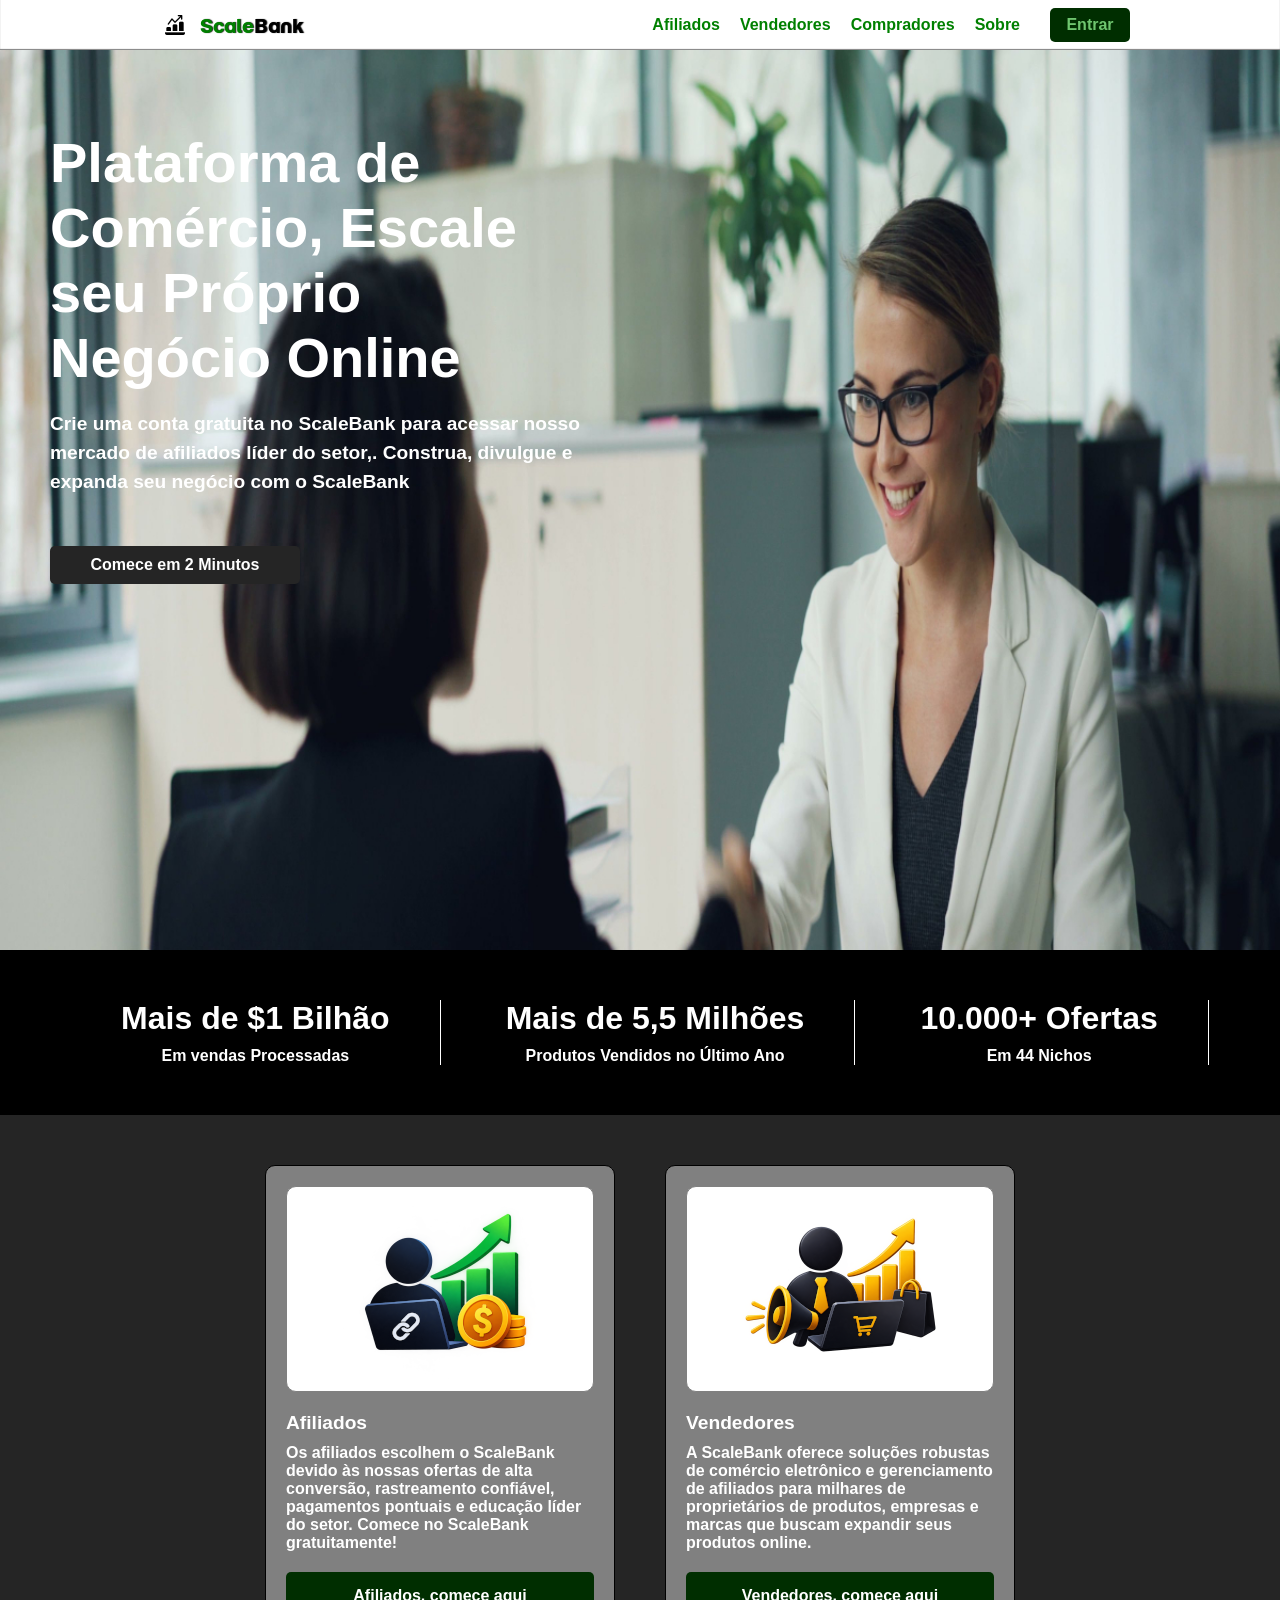
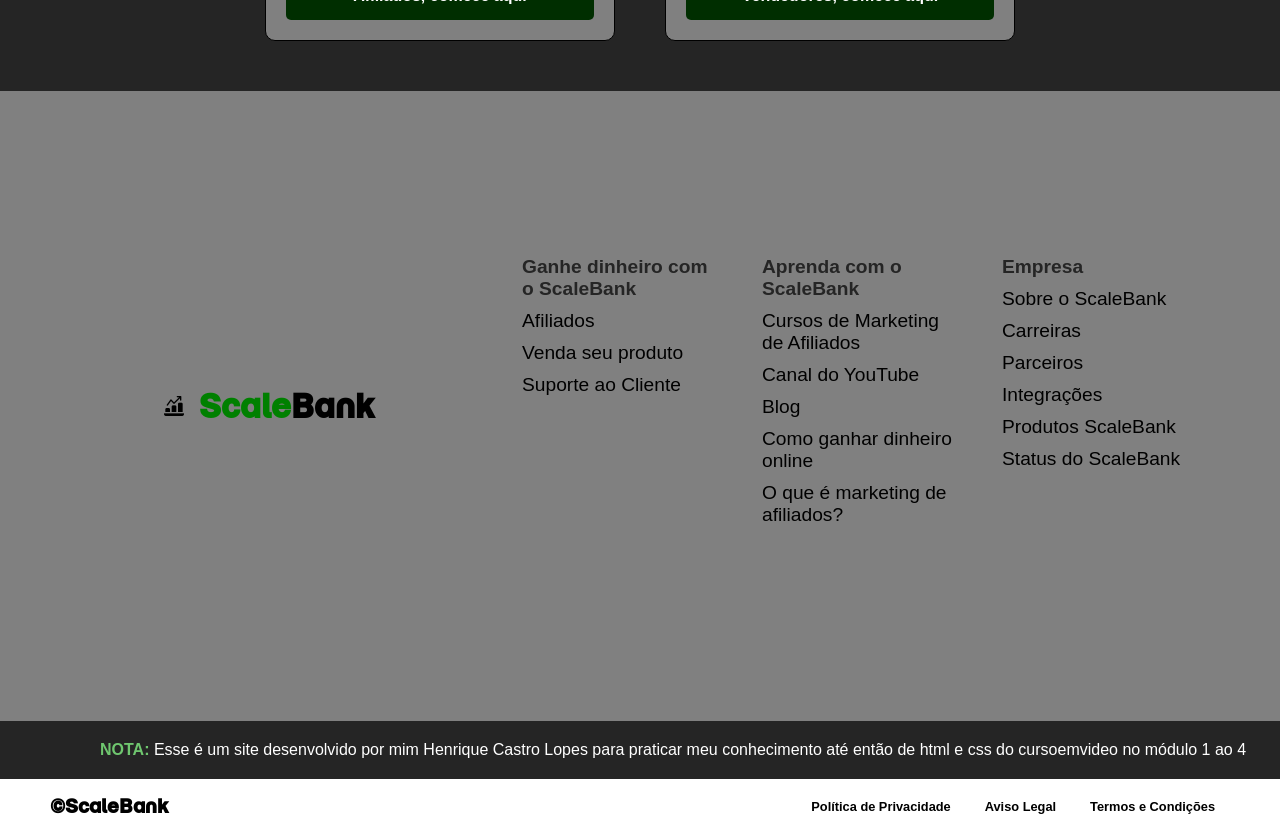
<file: index.html>
<!DOCTYPE html>
<html lang="pt-br">
<head>
    <meta charset="UTF-8">
    <meta name="viewport" content="width=device-width, initial-scale=1.0">
    <title>ScaleBank</title>
    <link rel="stylesheet" href="estilo/style.css">
    <link rel="shortcut icon" href="imagens/logo/scale.ico" type="image/x-icon">
</head>
<body>
    
    <header class="topo">

        <div class="marca">
            <img src="imagens/logo/scale-logo.png" alt="logo ScaleBank">
            <h1 class="scalebank"><span class="scale">Scale</span>Bank</h1>
        </div>

        <nav class="navegacao">
            <a href="">Afiliados</a>
            <a href="">Vendedores</a>
            <a href="">Compradores</a>
            <a href="">Sobre</a>
        </nav>

        <a href="dashboard.html" target="_blank" id="entrar">Entrar</a>

    </header>

    <main class="principal">

        <div class="hero-banner">
            <section class="propaganda">
                <h2>Plataforma de Comércio, Escale seu Próprio Negócio Online</h2>
                <p>Crie uma conta gratuita no ScaleBank para acessar nosso mercado de afiliados líder do setor,. Construa, divulgue e expanda seu negócio com o ScaleBank</p>
                <a href="">Comece em 2 Minutos</a>
            </section>
        </div>

    <section class="status">
        <div class="dados" id="linha">
            <h2>Mais de $1 Bilhão</h2>
            <p>Em vendas Processadas</p>
        </div>

        <div class="dados" id="linha">
            <h2>Mais de 5,5 Milhões</h2>
            <p>Produtos Vendidos no Último Ano</p>
        </div>

        <div class="dados">
            <h2>10.000+ Ofertas</h2>
            <p>Em 44 Nichos</p>
        </div>
    </section>

    <section class="tipo">
        <article class="card-mercado">

            <div class="card">
                <div class="repre">
                    <img src="imagens/mercado/afiliado.png" alt="Ilustração do mercado de afiliados">
                </div>

                <h2>Afiliados</h2>

                <p>Os afiliados escolhem o ScaleBank devido às nossas ofertas de alta conversão, rastreamento confiável, pagamentos pontuais e educação líder do setor. Comece no ScaleBank gratuitamente!</p>

                <a href="">Afiliados, comece aqui</a>
            </div>

        </article>

        <article class="card-mercado">

            <div class="card">
                <div class="repre">
                    <img src="imagens/mercado/vendedor.png" alt="Ilustração do mercado de vendedores">
                </div>

                <h2>Vendedores</h2>

                <p>A ScaleBank oferece soluções robustas de comércio eletrônico e gerenciamento de afiliados para milhares de proprietários de produtos, empresas e marcas que buscam expandir seus produtos online.</p>

                <a href="">Vendedores, comece aqui</a>
            </div>

        </article>
    </section>

    <aside class="detalhes">
        <section class="exibicao">

            <div id="card-marca">
                <img src="imagens/logo/scale-logo.png" alt="logo ScaleBank">
                <p class="scalebank2"><span class="scale2">Scale</span>Bank</p>
            </div>

            <div id="card-scalebank">
                <article class="ferramentas">

                    <h2>Ganhe dinheiro com o ScaleBank</h2>
                    <nav>
                        <a href="">Afiliados</a>
                        <a href="">Venda seu produto</a>
                        <a href="">Suporte ao Cliente</a>
                    </nav>

                </article>

                <article class="ferramentas">

                    <h2>Aprenda com o ScaleBank</h2>
                    <nav>
                        <a href="">Cursos de Marketing de Afiliados</a>
                        <a href="">Canal do YouTube</a>
                        <a href="">Blog</a>
                        <a href="">Como ganhar dinheiro online</a>
                        <a href="">O que é marketing de afiliados?</a>
                    </nav>

                </article>

                <article class="ferramentas">

                    <h2>Empresa</h2>
                    <nav>
                        <a href="">Sobre o ScaleBank</a>
                        <a href="">Carreiras</a>
                        <a href="">Parceiros</a>
                        <a href="">Integrações</a>
                        <a href="">Produtos ScaleBank</a>
                        <a href="">Status do ScaleBank</a>
                    </nav>

                </article>
            </div>
        </section>
    </aside>

    <div id="nota">
        <p><span>nota:</span> Esse é um site desenvolvido por mim Henrique Castro Lopes para praticar meu conhecimento até então de html e css do cursoemvideo no módulo 1 ao 4</p>
    </div>

    </main>

    <footer>
        <h3>&copy;ScaleBank</h3>

        <nav class="rodape">
            <a href="">Política de Privacidade</a>
            <a href="">Aviso Legal</a>
            <a href="">Termos e Condições</a>
        </nav>
    </footer>

</body>
</html>
</file>
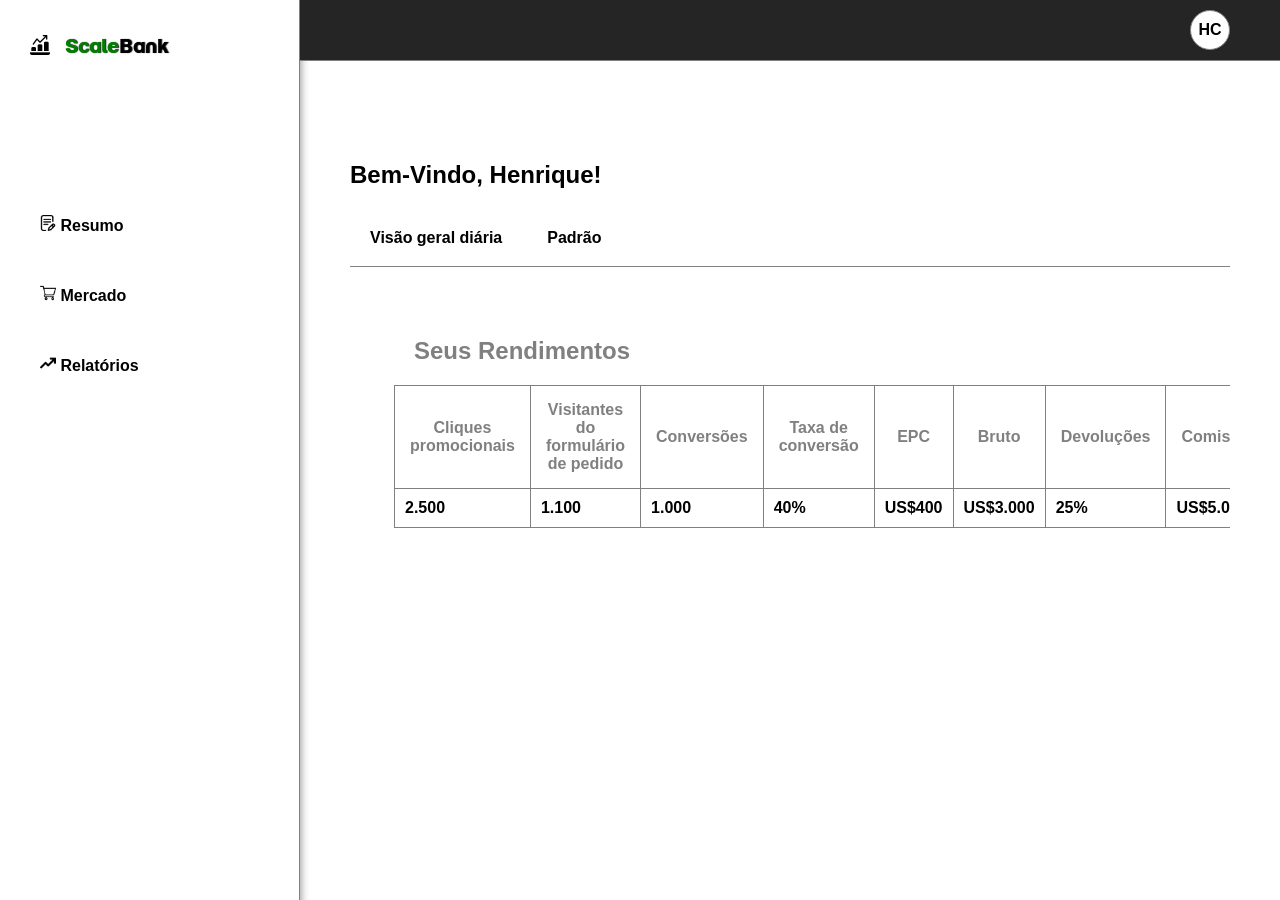
<file: dashboard.html>
<!DOCTYPE html>
<html lang="pt-br">
<head>
    <meta charset="UTF-8">
    <meta name="viewport" content="width=device-width, initial-scale=1.0">
    <title>Dashboard</title>
    <link rel="stylesheet" href="estilo/style.css">
    <link rel="shortcut icon" href="imagens/logo/scale.ico" type="image/x-icon">
</head>
<body>
    <main class="principal-dash">
        <aside class="nav-lado">

            <div class="dash-marca">
                <img src="imagens/logo/scale-logo.png" alt="logo ScaleBank">
                <h1 class="scalebank"><span class="scale">Scale</span>Bank</h1>
            </div>

            <div id="fundo-link">
                <nav>
                    <a href="paginas-dash/resumo.html" target="frame"> <img src="paginas-dash/dash-ico/ico-resumo.png" alt="icone resumo"> Resumo </a>
                    <a href="paginas-dash/mercado.html"> <img src="paginas-dash/dash-ico/ico-mercado.png" alt="icone mercado"> Mercado</a>
                    <a href="" target="frame"> <img src="paginas-dash/dash-ico/ico-relatorio.png" alt="icone relatorio"> Relatórios</a>
                </nav>
            </div>
        </aside>

        <section id="dash-conteudo">

            <header class="dash-cabecalho">
                    <div id="usuario">
                        <h2>HC</h2>
                    </div>
            </header>

            <div id="exibir">
                <iframe src="paginas-dash/resumo.html" name="frame">
                    seu navegador infelizmente não é compatível
                </iframe>
            </div>

        </section>
    </main>
</body>
</html>
</file>
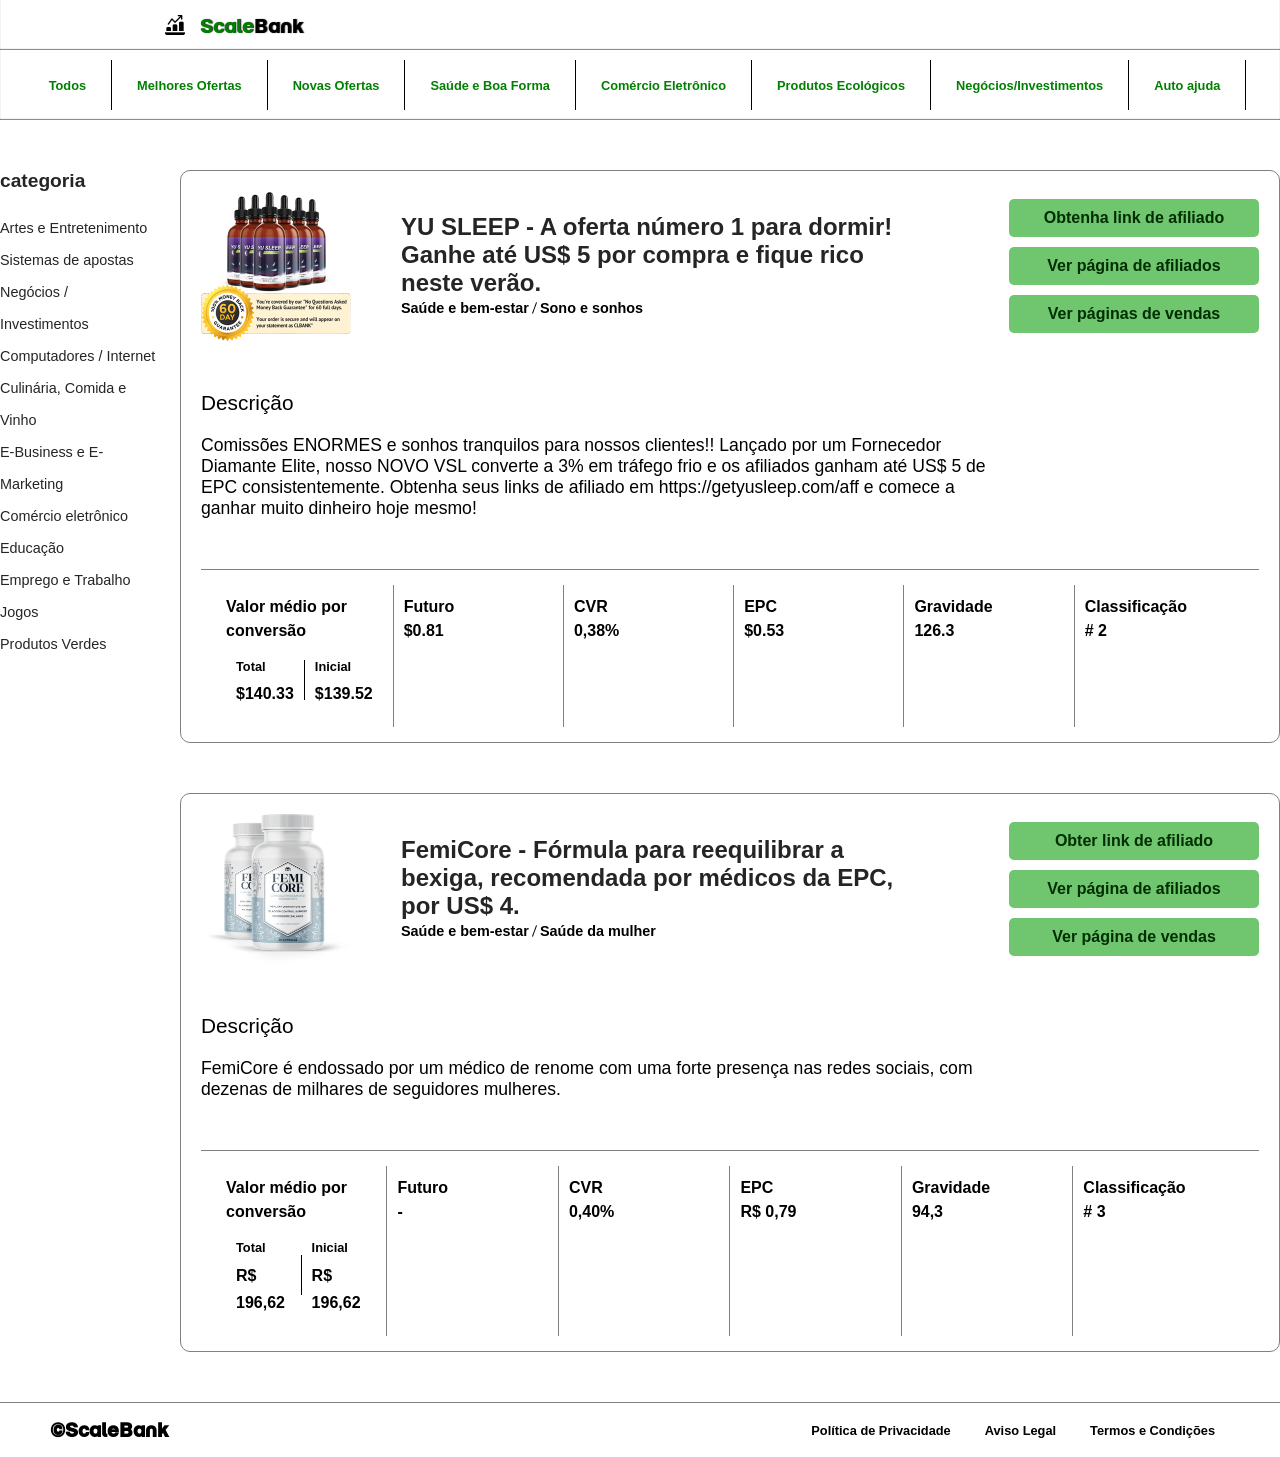
<file: paginas-dash/mercado.html>
<!DOCTYPE html>
<html lang="pt-br">
<head>
    <meta charset="UTF-8">
    <meta name="viewport" content="width=device-width, initial-scale=1.0">
    <title>Mercado</title>
    <link rel="shortcut icon" href="../imagens/logo/scale-logo.png" type="image/x-icon">
    <link rel="stylesheet" href="../estilo/style.css">
    <style>

        body {
            overflow-x: hidden;
        }

        footer {
            border-top: 1px solid #808080;
            margin-top: 50px;
        }
    </style>
</head>
<body>
    <main class="principal-mer">
        <header class="topo">

            <div class="marca">
                <img src="../imagens/logo/scale-logo.png" alt="logo ScaleBank">
                <h1 class="scalebank"><span class="scale">Scale</span>Bank</h1>
            </div>

        </header>

        <nav class="navegacao-mer">
            <a href="">Todos</a> <span></span>
            <a href="">Melhores Ofertas</a> <span></span>
            <a href="">Novas Ofertas</a> <span></span>
            <a href="">Saúde e Boa Forma</a> <span></span>
            <a href="">Comércio Eletrônico</a> <span></span>
            <a href="">Produtos Ecológicos</a> <span></span>
            <a href="">Negócios/Investimentos</a> <span></span>
            <a href="">Auto ajuda</a> <span></span>
        </nav>

        <div id="mercado">
            <aside class="categoria">

                <h2>categoria</h2>
                <nav class="navegacao-cate">
                    <a href="">Artes e Entretenimento</a>
                    <a href="">Sistemas de apostas</a>
                    <a href="">Negócios / Investimentos</a>
                    <a href="">Computadores / Internet</a>
                    <a href="">Culinária, Comida e Vinho</a>
                    <a href="">E-Business e E-Marketing</a>
                    <a href="">Comércio eletrônico</a>
                    <a href="">Educação</a>
                    <a href="">Emprego e Trabalho</a>
                    <a href="">Jogos</a>
                    <a href="">Produtos Verdes</a>
                </nav>
            </aside>

            <div id="colum-produto">
                <section class="produto">
                    <article class="produtos-dados">
                            <img src="mercado-img/yu sleep.png" alt="produto Yu sleep">
                            <div class="produto-link">
                                <a href="">
                                    YU SLEEP - A oferta número 1 para dormir! Ganhe até US$ 5 por compra e fique rico neste verão.
                                </a>
                                <nav class="categoria-link">
                                    <a href="">Saúde e bem-estar</a><span></span>
                                    <a href="">Sono e sonhos</a>
                                </nav>
                            </div>
                            <nav class="produto-info">
                                <a href="">Obtenha link de afiliado</a>
                                <a href="">Ver página de afiliados</a>
                                <a href="">Ver páginas de vendas</a>
                            </nav>
                    </article>
                    <article class="produto-desc">
                            <h2>Descrição</h2>
                            <p>Comissões ENORMES e sonhos tranquilos para nossos clientes!! Lançado por um Fornecedor Diamante Elite, nosso NOVO VSL converte a 3% em tráfego frio e os afiliados ganham até US$ 5 de EPC consistentemente. Obtenha seus links de afiliado em https://getyusleep.com/aff e comece a ganhar muito dinheiro hoje mesmo!</p>
                    </article>
                    <article class="produto-compra">
                        <div class="conversao">
                            <h3>Valor médio por conversão</h3>
                                <div class="produto-valor">
                                    <div class="valor">
                                        <h4>Total</h4>
                                        <p>$140.33</p>
                                    </div>
                                    <span></span>
                                    <div class="valor">
                                        <h4>Inicial</h4>
                                        <p>$139.52</p>
                                    </div>
                                </div>
                        </div>
                        <div class="conversao">
                            <h3>Futuro</h3>
                            <p>$0.81</p>
                        </div>
                        <div class="conversao">
                            <h3>CVR</h3>
                            <p>0,38%</p>
                        </div>
                        <div class="conversao">
                            <h3>EPC</h3>
                            <p>$0.53</p>
                        </div>
                        <div class="conversao">
                            <h3>Gravidade</h3>
                            <p>126.3</p>
                        </div>
                        <div class="conversao" id="trac">
                            <h3>Classificação</h3>
                            <p># 2</p>
                        </div>
                    </article>
                </section>
                <section class="produto">
                    <article class="produtos-dados">
                            <img src="mercado-img/femicore.png" alt="produto FemiCore">
                            <div class="produto-link">
                                <a href="">
                                    FemiCore - Fórmula para reequilibrar a bexiga, recomendada por médicos da EPC, por US$ 4.
                                </a>
                                <nav class="categoria-link">
                                    <a href="">Saúde e bem-estar</a><span></span>
                                    <a href="">Saúde da mulher</a>
                                </nav>
                            </div>
                            <nav class="produto-info">
                                <a href="">Obter link de afiliado</a>
                                <a href="">Ver página de afiliados</a>
                                <a href="">Ver página de vendas</a>
                            </nav>
                    </article>
                    <article class="produto-desc">
                            <h2>Descrição</h2>
                            <p>FemiCore é endossado por um médico de renome com uma forte presença nas redes sociais, com dezenas de milhares de seguidores mulheres.</p>
                    </article>
                    <article class="produto-compra">
                        <div class="conversao">
                            <h3>Valor médio por conversão</h3>
                                <div class="produto-valor">
                                    <div class="valor">
                                        <h4>Total</h4>
                                        <p>R$ 196,62</p>
                                    </div>
                                    <span></span>
                                    <div class="valor">
                                        <h4>Inicial</h4>
                                        <p>R$ 196,62</p>
                                    </div>
                                </div>
                        </div>
                        <div class="conversao">
                            <h3>Futuro</h3>
                            <p>-</p>
                        </div>
                        <div class="conversao">
                            <h3>CVR</h3>
                            <p>0,40%</p>
                        </div>
                        <div class="conversao">
                            <h3>EPC</h3>
                            <p>R$ 0,79</p>
                        </div>
                        <div class="conversao">
                            <h3>Gravidade</h3>
                            <p>94,3</p>
                        </div>
                        <div class="conversao" id="trac">
                            <h3>Classificação</h3>
                            <p># 3</p>
                        </div>
                    </article>
                </section>
            </div>

    </main>

    <footer>
        <h3>&copy;ScaleBank</h3>

        <nav class="rodape">
            <a href="">Política de Privacidade</a>
            <a href="">Aviso Legal</a>
            <a href="">Termos e Condições</a>
        </nav>
    </footer>
</body>
</html>
</file>
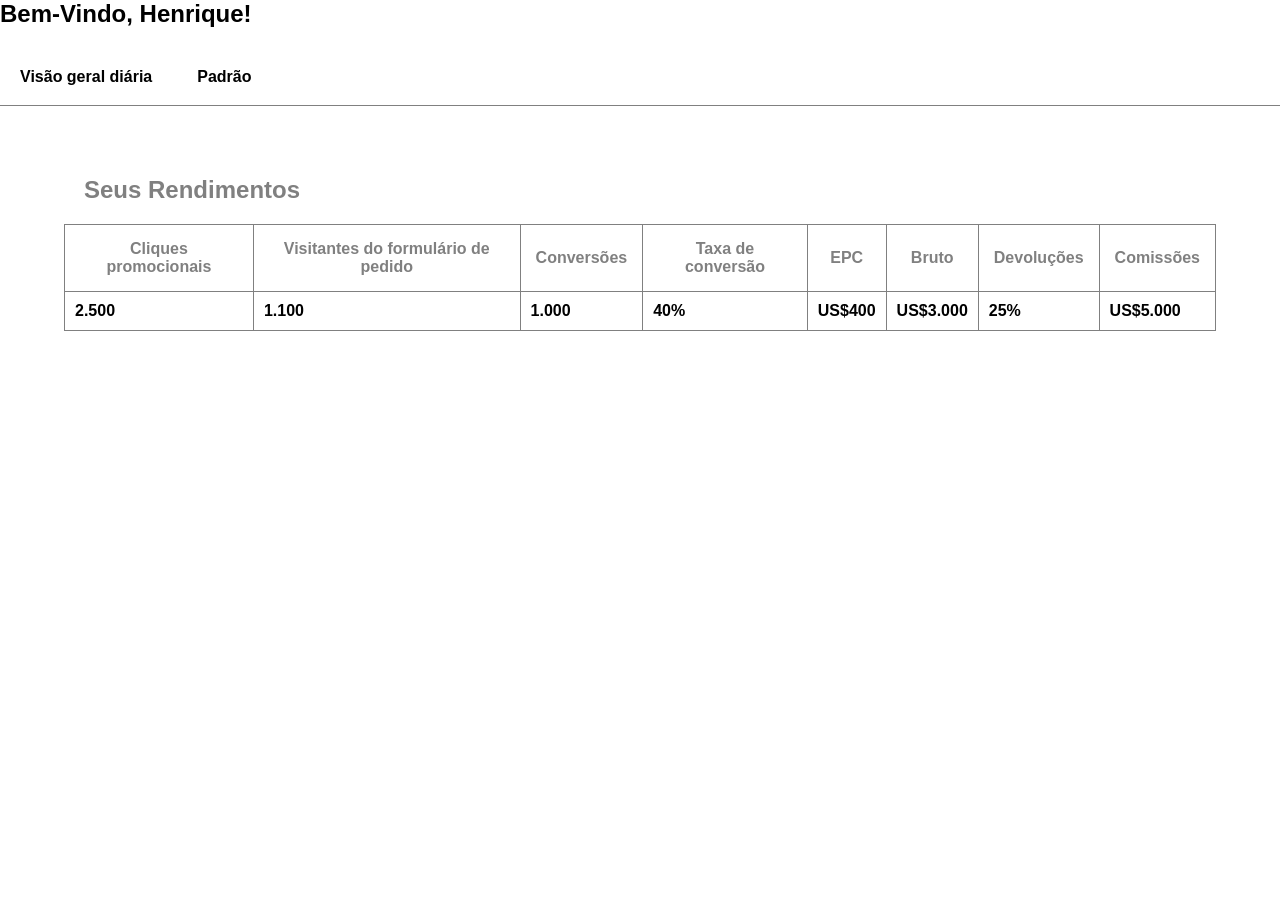
<file: paginas-dash/resumo.html>
<!DOCTYPE html>
<html lang="pt-br">
<head>
    <meta charset="UTF-8">
    <meta name="viewport" content="width=device-width, initial-scale=1.0">
    <title>Resumo</title>
    <link rel="stylesheet" href="../estilo/style.css">
    <style>
        table {
            display: block;
            margin: auto;
            margin-top: 50px;
            width: 90%;
            height: 400px;
            border-collapse: collapse;
        }

        table caption {
            position: sty;
            color: #808080;
            font-family: Arial, Helvetica, sans-serif;
            font-size: 1.5em;
            font-weight: 900;
            text-align: left;
            padding: 20px;
        }

        table th {
            color: #808080;
            border: 1px solid #808080;
            font-family: Arial, Helvetica, sans-serif;
            font-weight: bold;
            padding: 15px;
        }

        table td {
            color: #000000;
            border: 1px solid #808080;
            font-family: Arial, Helvetica, sans-serif;
            font-weight: bold;
            padding: 10px;
        }

        @media (max-width: 600px) {
            table {
                border: 1px solid #252525;
                display: block;
                margin-left: 0px;
                width: 100%;
                height: 159px;
                overflow-x: auto;
                scrollbar-width: none;
            }

            table caption {
                font-size: 1em;
                padding: 10px;
            }

            table th {
                font-size: 0.8em;
                padding: 10px;
            }

            table td {
                font-size: 0.8em;
            }
        }
    </style>
</head>
<body>
    <header class="cabecalho-resumo">
        <h1>Bem-Vindo, Henrique!</h1>

        <nav class="navegacao-resumo">
            <a href="">Visão geral diária</a>
            <a href="">Padrão</a>
        </nav>
    </header>

    <main>
        <table>
            <caption>Seus Rendimentos</caption>
            <thead>
                <tr>
                    <th>Cliques promocionais</th>
                    <th>Visitantes do formulário de pedido</th>
                    <th>Conversões</th>
                    <th>Taxa de conversão</th>
                    <th>EPC</th>
                    <th>Bruto</th>
                    <th>Devoluções</th>
                    <th>Comissões</th>
                </tr>
            </thead>
            <tbody>
                <tr>
                    <td>2.500</td>
                    <td>1.100</td>
                    <td>1.000</td>
                    <td>40%</td>
                    <td>US$400</td>
                    <td>US$3.000</td>
                    <td>25%</td>
                    <td>US$5.000</td>
                </tr>
            </tbody>
        </table>
    </main>
</body>
</html>
</file>
<file: estilo/style.css>
@charset "utf-8";

@import url('https://fonts.googleapis.com/css2?family=Momo+Trust+Display&display=swap');

@import url('https://fonts.googleapis.com/css2?family=Science+Gothic:wght@100..900&display=swap');

:root {
    --cor1: #ffffff;
    --cor2: #000000;
    --cor3: #008000;
    --cor4: #808080;
    --cor5: #252525;
    --cor6: #002e00;
    --cor7: #6fc66f;

    --font-momo: 'Momo Trust Display', cursive;
    --font-goth: 'Science Gothic', cursive;
    --font-arial: Arial, Helvetica, sans-serif;
}

* {
    margin: 0;
    padding: 0;
    box-sizing: border-box;
}

header.topo {
    position: sticky;
    top: 0;
    z-index: 100;
    background-color: var(--cor1);
    box-shadow: inset 0px -1px 1px var(--cor4);
    display: flex;
    align-items: center;
    justify-content: center;
    gap: 10px;
    padding-left: 150px;
    padding-right: 150px;
}

header.topo > div.marca {
    display: flex;
    align-items: center;
    margin-right: auto;
}

h1.scalebank > span.scale {
    color: var(--cor3);
}

h1.scalebank {
    color: var(--cor2);
    font-family: var(--font-momo);
    font-size: 1.2em;
    font-weight: normal;
    text-shadow: 1px 0px 1px var(--cor5);
}

header.topo > nav.navegacao {
    display: flex;
    gap: 20px;
}

nav.navegacao > a {
    color: var(--cor3);
    font-family: var(--font-arial);
    font-weight: bold;
    text-decoration: none;
}

nav.navegacao > a:hover {
    color: var(--cor6);
}

header.topo a#entrar {
    color: var(--cor7);
    background-color: var(--cor6);
    font-family: var(--font-arial);
    font-weight: bold;
    text-decoration: none;
    text-align: center;
    border-radius: 5px;
    margin-left: 20px;
    width: 80px;
    padding: 8px;
}

header.topo a#entrar:hover {
    color: var(--cor6);
    background-color: var(--cor7);
}

@media (max-width: 600px) {
    header.topo {
        gap: 0px;
        padding: 5px;
        padding-left: 10px;
        padding-right: 10px;
    }

    h1.scalebank {
        font-size: 0.8em;
    }

    header.topo div.marca > img {
        width: 35px;
        height: 35px;
    }

    header.topo > nav.navegacao {
        gap: 0;
    }

    nav.navegacao > a {
        font-size: 0.7em;
        padding: 5px;
    }

    nav.navegacao > a:hover {
        color: var(--cor3);
        background-color: transparent;
    }

    nav.navegacao > a::after {
        content: none;
    }

    header.topo a#entrar {
        font-size: 0.7em;
        text-align: center;
        margin-left: 10px;
        width: 50px;
        padding: 5px;
    }

    header.topo a#entrar:hover {
        color: var(--cor7);
        background-color: var(--cor6);
    }
}

main.principal .hero-banner{
    min-height: 100vh;
    background: var(--cor4) url('../imagens/img_atras/scalebank_negocio.jpg') top center no-repeat;
    background-size: cover;
}

section.propaganda {
    width: 50%;
    height: 300px;
    padding-top: 80px;
    padding-left: 50px;
}

section.propaganda h2 {
    color: var(--cor1);
    font-family: var(--font-arial);
    font-size: 3.5em;
    width: 500px;
    margin-bottom: 20px;
}

section.propaganda p {
    color: var(--cor1);
    font-family: var(--font-arial);
    font-size: 1.2em;
    font-weight: bold;
    line-height: 1.5em;
    margin-bottom: 50px;
}

section.propaganda a {
    color: var(--cor1);
    background-color: var(--cor5);
    font-family: var(--font-arial);
    font-weight: bold;
    border-radius: 5px;
    text-decoration: none;
    text-align: center;
    transition: 0.2s ease;
    display: block;
    width: 250px;
    padding: 10px;
}

section.propaganda a:hover {
    background-color: var(--cor4);
    transform: translateY(-5%);
}

@media (max-width: 600px) {
    section.propaganda {
        display: flex;
        flex-direction: column;
        align-items: center;
        width: 100%;
        height: 60vh;
        padding-top: 50px;
        padding-left: 20px;
        padding-right: 20px;
    }

    section.propaganda h2 {
        font-size: 2em;
        text-align: center;
        margin-bottom: 15px;
        width: 300px;
    }

    section.propaganda p {
        font-size: 1em;
        text-align: center;
        margin-bottom: 50px;
        width: 100%;
    }

    section.propaganda a {
        text-align: center;
        width: 100%;
    }

    section.propaganda a:hover {
        background-color: var(--cor5);
        transform: translateY(0);
    }
}

section.status {
    background-color: var(--cor2);
    display: flex;
    align-items: center;
    justify-content: center;
    gap: 15px;
    padding: 50px;
}

section.status div.dados {
    color: var(--cor1);
    text-align: center;
    font-family: var(--font-arial);
    font-weight: bold;
    border-right: 1px solid var(--cor1);
    padding-left: 50px;
    padding-right: 50px;
}

section.status h2 {
    font-size: 2em;
    padding-bottom: 10px;
}

@media (max-width: 600px) {
    section.status {
        flex-direction: column;
        gap: 0;
        padding-top: 10px;
        padding-left: 20px;
        padding-right: 20px;
        padding-bottom: 10px;
    }

    section.status div.dados {
        font-size: 0.8em;
        border-right: none;
        padding-top: 20px;
        padding-bottom: 20px;
        width: 100%;
    }

    section.status div#linha {
        border-bottom: 1px solid var(--cor4);
    }
}

section.tipo {
    color: var(--cor1);
    font-family: var(--font-arial);
    font-weight: bold;
    background-color: var(--cor5);
    display: flex;
    justify-content: center;
    gap: 50px;
    padding: 50px;
}

section.tipo article.card-mercado {
    background-color: var(--cor4);
    display: flex;
    justify-content: center;
    align-items: center;
    width: 350px;
    border: 1px solid var(--cor2);
    border-radius: 10px;
    padding: 20px;
}

article.card-mercado div.repre {
    background-color: var(--cor1);
    border: 1px solid var(--cor4);
    border-radius: 10px;
    text-align: center;
    margin-bottom: 20px;
}

article.card-mercado h2 {
    color: var(--cor1);
    font-family: var(--font-arial);
    font-size: 1.2em;
    font-weight: bold;
    margin-bottom: 10px;
}

article.card-mercado a {
    color: var(--cor1);
    background-color: var(--cor6);
    font-family: var(--font-arial);
    font-weight: bold;
    text-decoration: none;
    text-align: center;
    display: block;
    width: 100%;
    border-radius: 5px;
    margin-top: 20px;
    padding: 15px;
    transition: transform 0.2s ease;
}

article.card-mercado a:hover {
    background-color: var(--cor3);
    transform: translateY(-5%);
}

@media (max-width: 600px) {
    section.tipo {
        flex-direction: column;
        align-items: center;
    }

    article.card-mercado a:hover {
        background-color: var(--cor6);
        transform: none;
    }
}

aside.detalhes {
    background-color: var(--cor4);
    display: flex;
    justify-content: center;
    align-items: center;
    min-height: 70vh;
    padding: 50px;
}

aside.detalhes section.exibicao {
    display: flex;
    justify-content: center;
    align-items: center;
    gap: 50px;
    width: 100%;
    height: 100%;
}

section.exibicao div#card-marca {
    display: flex;
    justify-content: center;
    align-items: center;
    width: 30vw;
    height: 40vh;
}

div#card-marca span.scale2 {
    color: var(--cor3);
    font-family: var(--font-momo);
    font-weight: bold;
}

div#card-marca p.scalebank2 {
    color: var(--cor2);
    font-family: var(--font-momo);
    font-size: 2em;
    font-weight: bold;
}

section.exibicao div#card-scalebank {
    display: flex;
    justify-content: center;
    align-items: center;
    gap: 50px;
    width: 60%;
    height: 80%;
}

div#card-scalebank article.ferramentas {
    width: 190px;
    height: 300px;
}

article.ferramentas h2 {
    color: var(--cor5);
    font-family: var(--font-arial);
    font-size: 1.2em;
    font-weight: bold;
    margin-bottom: 10px;
}

article.ferramentas nav {
    display: flex;
    flex-direction: column;
    justify-content: flex-start;
    gap: 10px;
}

article.ferramentas nav a {
    color: var(--cor2);
    font-family: var(--font-arial);
    font-size: 1.2em;
    text-decoration: none;
}

article.ferramentas nav a:hover {
    color: var(--cor1);
    text-decoration: underline;
}

@media (max-width: 600px) {
    aside.detalhes {
        padding: 0;
    }

    aside.detalhes section.exibicao {
        flex-direction: column;
        gap: 0;
    }

    section.exibicao div#card-marca {
        justify-content: flex-start;
        padding-left: 10px;
        width: 100%;
        height: 100px;
    }

    div#card-marca p.scalebank2 {
        font-size: 1.5em;
    }

    section.exibicao div#card-scalebank {
        align-items: flex-start;
        flex-direction: column;
        gap: 0;
        width: 100%;
    }

    div#card-scalebank article.ferramentas {

        width: 300px;
        height: 200px;
        margin-left: 20px;
    }

    article.ferramentas nav a {
        font-weight: bold;
        font-size: 0.8em;
    }

    article.ferramentas nav a:hover {
        color: var(--cor2);
        text-decoration: none;
    }
}

div#nota {
    background-color: var(--cor5);
    padding: 20px;
    padding-left: 100px;
}

div#nota p {
    color: var(--cor1);
    font-family: var(--font-arial);
}

div#nota p > span {
    color: var(--cor7);
    font-weight: 900;
    text-transform: uppercase;
}

@media (max-width: 600px) {
    div#nota {
        padding: 10px;
        padding-left: 10px;
    }

    div#nota p {
        font-size: 0.8em;
        text-align: justify;
        line-height: 1.7em;
    }
}

/* estilo dashboard */

main.principal-dash {
    background-color: var(--cor1);
    height: 100vh;
    display: flex;
}

main.principal-dash aside.nav-lado {
    position: fixed;
    top: 0;
    left: 0;
    z-index: 100;
    background-color: var(--cor1);
    border-right: 1px solid var(--cor4);
    padding-top: 20px;
    padding-left: 15px;
    padding-right: 15px;
    width: 300px;
    height: 100vh;
}

aside.nav-lado div.dash-marca {
    display: flex;
    justify-content: flex-start;
    align-items: center;
}

aside.nav-lado div#fundo-link {
    display: flex;
    align-items: center;
    justify-content: center;
    height: 350px;
    margin-top: 50px;
}

div#fundo-link nav {
    display: flex;
    align-items: center;
    flex-direction: column;
    gap: 20px;
    width: 100%;
    padding: 10px;
}

div#fundo-link nav a {
    position: relative;
    color: var(--cor2);
    font-family: var(--font-arial);
    font-weight: bold;
    text-decoration: none;
    display: block;
    width: 100%;
    padding: 15px;
    transition: background-color 0.1s ease-out;
}

div#fundo-link nav a:hover {
    background-color: var(--cor4);
    border-top-right-radius: 10px;
    border-bottom-right-radius: 10px;
}

div#fundo-link nav a:hover::after {
    position: absolute;
    content: '';
    left: 0;
    top: 0;
    width: 2px;
    height: 100%;
    background-color: var(--cor5);
}

div#fundo-link nav a > img {
    width: 16px;
    height: 16px;
}

@media (max-width: 600px) {
    main.principal-dash aside.nav-lado {
        padding-left: 5px;
        padding-right: 5px;
        width: 100px;
    }

    aside.nav-lado div.dash-marca {
        justify-content: center;
    }

    div.dash-marca h1 {
        font-size: 0.6em;
    }

    div.dash-marca img {
        width: 40px;
    }

    div#fundo-link nav {
        padding: 5px;
    }

    div#fundo-link nav a {
        background-color: var(--cor4);
        font-size: 0.5em;
        text-align: center;
        border-left: 1px solid var(--cor5);
        border-top-right-radius: 10px;
        border-bottom-right-radius: 10px;
        padding: 10px;
    }

    div#fundo-link nav a:hover {
        background-color: var(--cor4);
    }

    div#fundo-link nav a:hover::after {
        content: none;
    }

    div#fundo-link nav a > img {
        width: 10px;
        height: 10px;
    }
}

section#dash-conteudo {
    display: flex;
    flex-direction: column;
    width: 100%;
    margin-left: 300px;
}

header.dash-cabecalho {
    background-color: var(--cor5);
    display: flex;
    align-items: center;
    padding: 10px;
    padding-right: 50px;
    border-bottom: 1px solid var(--cor4);
}

header.dash-cabecalho div#usuario {
    background-color: var(--cor1);
    display: flex;
    justify-content: center;
    align-items: center;
    border: 1px solid var(--cor4);
    border-radius: 50%;
    width: 40px;
    height: 40px;
    margin-left: auto;
}

header.dash-cabecalho div#usuario > h2 {
    color: var(--cor2);
    font-family: var(--font-arial);
    font-size: 1em;
    font-weight: bold;
}

section#dash-conteudo div#exibir {
    background-color: var(--cor1);
    box-shadow: inset 10px 0px 10px -10px var(--cor4);
    flex: 1;
    padding-top: 50px;
    padding-bottom: 50px;
    padding-left: 30px;
    padding-right: 30px;
}

div#exibir iframe {
    background-color: var(--cor1);
    width: 100%;
    min-height: 650px;
    border: none;
    padding-top: 50px;
    padding-left: 20px;
    padding-right: 20px;
}

@media (max-width: 600px) {

    section#dash-conteudo {
        margin-left: 100px;
    }

    section#dash-conteudo {
        margin-left: 60px;
    }

    header.dash-cabecalho {
        padding: 5px;
        padding-right: 15px;
    }

    header.dash-cabecalho div#usuario {
        width: 30px;
        height: 30px;
    }

    header.dash-cabecalho div#usuario > h2 {
        font-size: 0.8em;
    }

    section#dash-conteudo div#exibir {
        padding-top: 0;
        padding-bottom: 0;
        padding-right: 0;
    }

    div#exibir iframe {
        background-color: var(--cor1);
        padding-top: 25px;
        padding-right: 10px;
    }
}

/* resumo.html */

header.cabecalho-resumo h1 {
    color: var(--cor2);
    font-family: var(--font-arial);
    font-size: 1.5em;
    font-weight: bold;
    margin-bottom: 20px;
}

nav.navegacao-resumo {
    display: flex;
    align-items: center;
    gap: 5px;
    position: relative;
}

nav.navegacao-resumo::after {
    content: '';
    position: absolute;
    left: 0;
    bottom: 0;
    width: 100%;
    height: 1px;
    background-color: var(--cor4);

}

nav.navegacao-resumo a {
    color: var(--cor2);
    font-family: var(--font-arial);
    font-weight: bold;
    text-decoration: none;
    padding: 20px;
}

nav.navegacao-resumo a:hover {
    color: var(--cor3);
    position: relative;
}

nav.navegacao-resumo a:hover::after {
    content: '';
    position: absolute;
    left: 0;
    bottom: 0;
    width: 100%;
    height: 3px;
    background-color: var(--cor6);
}

@media (max-width: 600px) {
    header.cabecalho-resumo h1 {
        font-size: 1em;
    }

    nav.navegacao-resumo a {
        color: var(--cor3);
        font-size: 0.7em;
        padding: 10px;
    }

    nav.navegacao-resumo a:hover {
        position: relative;
        color: var(--cor3);
    } 

    nav.navegacao-resumo a::after {
        content: '';
        position: absolute;
        left: 0;
        bottom: 0;
        width: 100%;
        height: 3px;
        background-color: var(--cor6);
    }
}

/* mercado.html */

main.principal-mer div#mercado {
    display: flex;
    justify-content: center;
    gap: 20px;
}

div#mercado div#colum-produto {
    display: flex;
    flex-direction: column;
}

main.principal-mer nav.navegacao-mer {
    background-color: var(--cor1);
    box-shadow: inset 0px -1px 1px var(--cor4);
    display: flex;
    align-items: center;
    justify-content: center;
    gap: 10px;
    padding: 10px;
}

nav.navegacao-mer a {
    color: var(--cor3);
    font-family: var(--font-arial);
    font-size: 0.8em;
    font-weight: bold;
    text-decoration: none;
    border-radius: 10px;
    padding: 15px;
}

nav.navegacao-mer a:hover {
    color: var(--cor6);
    background-color: var(--cor7);
}

nav.navegacao-mer span {
    display: block;
    background-color: var(--cor2);
    width: 1px;
    height: 50px;
}

@media (max-width: 600px) {

    main.principal-mer div#mercado {
        align-items: center;
        gap: 0px;
        flex-direction: column;
    }

    main.principal-mer nav.navegacao-mer {
        gap: 5px;
        padding: 5px;
    }

    nav.navegacao-mer a {
        font-size: 0.5em;
        text-align: center;
        border-radius: 0px;
        padding: 5px;
    }

    nav.navegacao-mer a:hover {
        color: var(--cor3);
        background-color: transparent;
    }

    nav.navegacao-mer span {
        display: none;
    }
}

aside.categoria {
    margin-top: 50px;
    display: block;
    width: 300px;
    height: 500px;
}

aside.categoria h2 {
    color: var(--cor5);
    font-family: var(--font-arial);
    font-size: 1.2em;
}

aside.categoria nav.navegacao-cate {
    display: flex;
    flex-direction: column;
    align-items: flex-start;
    line-height: 2em;
    padding-top: 20px;
}

nav.navegacao-cate a {
    color: var(--cor5);
    font-family: var(--font-arial);
    font-size: 0.9em;
    text-decoration: none;
}

nav.navegacao-cate a:hover {
    color: var(--cor7);
}

section.produto {
    display: flex;
    flex-direction: column;
    gap: 50px;
    border: 1px solid var(--cor4);
    border-radius: 10px;
    width: 1100px;
    padding: 20px;
    padding-bottom: 0;
    margin-top: 50px;
}

section.produto article.produtos-dados {
    display: flex;
    align-items: center;
    gap: 50px;
}

article.produtos-dados img {
    width: 150px;
    height: 150px;
}

article.produtos-dados div.produto-link {
    width: 500px;
}

div.produto-link a {
    color: var(--cor5);
    font-family: var(--font-arial);
    font-size: 1.5em;
    font-weight: bold;
    text-align: left;
    text-decoration: none;
}

div.produto-link a:hover {
    color: var(--cor3);
}

div.produto-link nav.categoria-link {
    display: flex;
    align-items: center;
}

nav.categoria-link a {
    color: var(--cor2);
    font-family: var(--font-arial);
    font-size: 0.9em;
    font-weight: bold;
    text-decoration: none;
}

nav.categoria-link a:hover {
    color: var(--cor3);
}

nav.categoria-link span {
    display: block;
    background-color: var(--cor2);
    width: 1px;
    height: 12px;
    margin: 5px;
    transform: rotate(20deg);
}

article.produtos-dados nav.produto-info {
    display: flex;
    flex-direction: column;
    justify-content: center;
    gap: 10px;
    width: 250px;
    height: 150px;
    margin-left: auto;
}

nav.produto-info a {
    color: var(--cor6);
    background-color: var(--cor7);
    font-family: var(--font-arial);
    font-weight: bold;
    text-decoration: none;
    text-align: center;
    border-radius: 5px;
    padding: 10px;
}

nav.produto-info a:hover {
    color: var(--cor1);
    background-color: var(--cor6);
}

article.produto-desc {
    width: 800px;
}

article.produto-desc h2 {
    color: var(--cor2);
    font-family: var(--font-arial);
    font-size: 1.3em;
    font-weight: normal;
    margin-bottom: 20px;
}

article.produto-desc p {
    color: var(--cor2);
    font-family: var(--font-arial);
    font-size: 1.1em;
    font-weight: normal;
    text-align: left;
}

section.produto article.produto-compra {
    border-top: 1px solid var(--cor4);
    color: var(--cor2);
    font-family: var(--font-arial);
    font-weight: bold;
    display: flex;
    width: 100%;
    padding: 15px;
}

article.produto-compra div.conversao {
    line-height: 1.5em;
    border-right: 1px solid var(--cor4);
    display: flex;
    flex-direction: column;
    align-items: flex-start;
    width: 100%;
    padding: 10px;
}

div.conversao h3 {
    font-size: 1em;
}

article.produto-compra div#trac {
    border-right: none;
}

div.conversao div.produto-valor {
    display: flex;
    align-items: center;
}

div.produto-valor span {
    display: block;
    background-color: var(--cor2);
    width: 1px;
    height: 40px;
}

div.produto-valor div.valor {
    line-height: 1.7em;
    padding: 10px
}

div.valor h4 {
    font-size: 0.8em;
}

@media (max-width: 600px) {
    aside.categoria {
        margin-top: 20px;
        padding-left: 10px;
        padding-right: 10px;
        width: 90%;
        height: 100px;
    }

    aside.categoria h2 {
        font-size: 0.8em;
    }

    aside.categoria nav.navegacao-cate {
        flex-direction: row;
        align-items: center;
        line-height: 1em;
        flex-wrap: wrap;
        width: 100;
        gap: 5px;
    }

    nav.navegacao-cate a {
        font-size: 0.2em;
        border-bottom: 1px solid var(--cor7);
    }

    nav.navegacao-cate a:hover {
        color: var(--cor5);
    }

    section.produto {
        margin-top: 20px;
        gap: 20px;
        padding: 10px;
        width: 350px;
    }

    section.produto article.produtos-dados {
        gap: 5px;
    }

    article.produtos-dados img {
        width: 50px;
        height: 50px;
    }

    article.produtos-dados div.produto-link {
        width: 200px;
    }

    div.produto-link a {
        font-size: 0.5em;
    }

    div.produto-link a:hover {
        color: var(--cor2);
    }

    nav.categoria-link a {
        font-size: 0.5em;
    }

    nav.categoria-link a:hover {
        color: var(--cor2);
    }

    article.produtos-dados nav.produto-info {
        gap: 5px;
        width: 100px;
        height: 100px;
        margin-left: 10px;
    }

    nav.produto-info a {
        font-size: 0.3em;
        padding: 5px;
    }

    nav.produto-info a:hover {
        color: var(--cor6);
        background-color: var(--cor7);
    }

    article.produto-desc {
        width: 280px;
    }

    article.produto-desc h2 {
        font-size: 1em;
        margin-bottom: 10px;
    }

    article.produto-desc p {
        font-size: 0.5em;
    }

    section.produto article.produto-compra {
        padding: 0px;
    }

    article.produto-compra div.conversao {
        font-size: 0.5em;
        line-height: 1.2em;
    }

    div.conversao h3 {
        font-size: 0.7em;
    }

    div.conversao p {
        font-size: 0.4em;
    }

    div.produto-valor span {
        height: 20px;
    }

    div.produto-valor div.valor {
        line-height: 1.1em;
        padding: 5px;
    }

    div.valor h4 {
        font-size: 0.7em;
    }
}

footer {
    background-color: var(--cor1);
    display: flex;
    align-items: center;
    padding-top: 15px;
    padding-left: 50px;
    padding-right: 50px;
    padding-bottom: 15px;
}

footer h3 {
    color: var(--cor2);
    font-family: var(--font-momo);
    font-weight: bold;
}

footer nav.rodape {
    margin-left: auto;
}

nav.rodape a {
    color: var(--cor2);
    font-family: var(--font-arial);
    font-size: 0.8em;
    font-weight: bold;
    text-decoration: none;
    padding: 15px;
}

nav.rodape a:hover {
    color: var(--cor4);
}

@media (max-width: 600px) {
    footer {
        padding: 10px;
        padding-left: 5px;
        padding-right: 0;
    }

    footer h3 {
        font-size: 0.8em;
    }

    nav.rodape a {
        font-size: 0.6em;
        padding: 5px;
    }

    nav.rodape a:hover {
        color: var(--cor2);
    }
}
</file>
